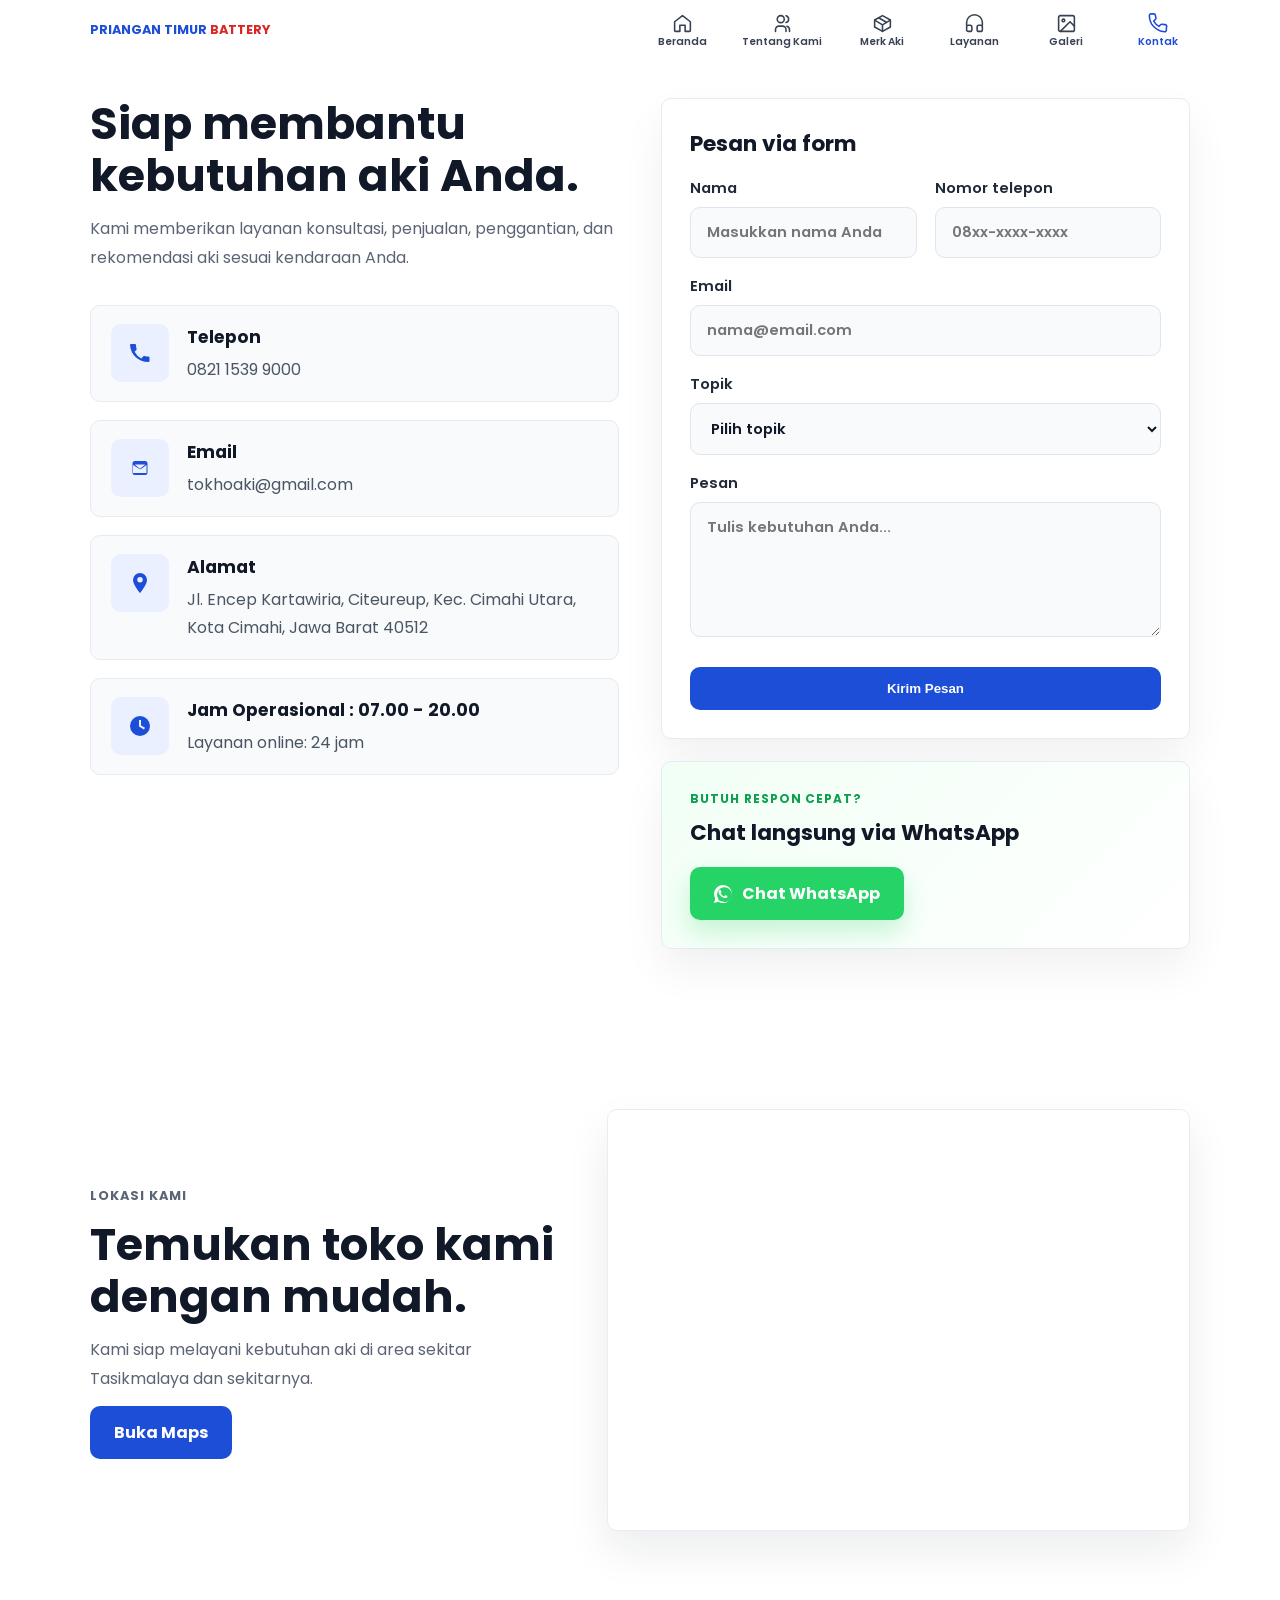
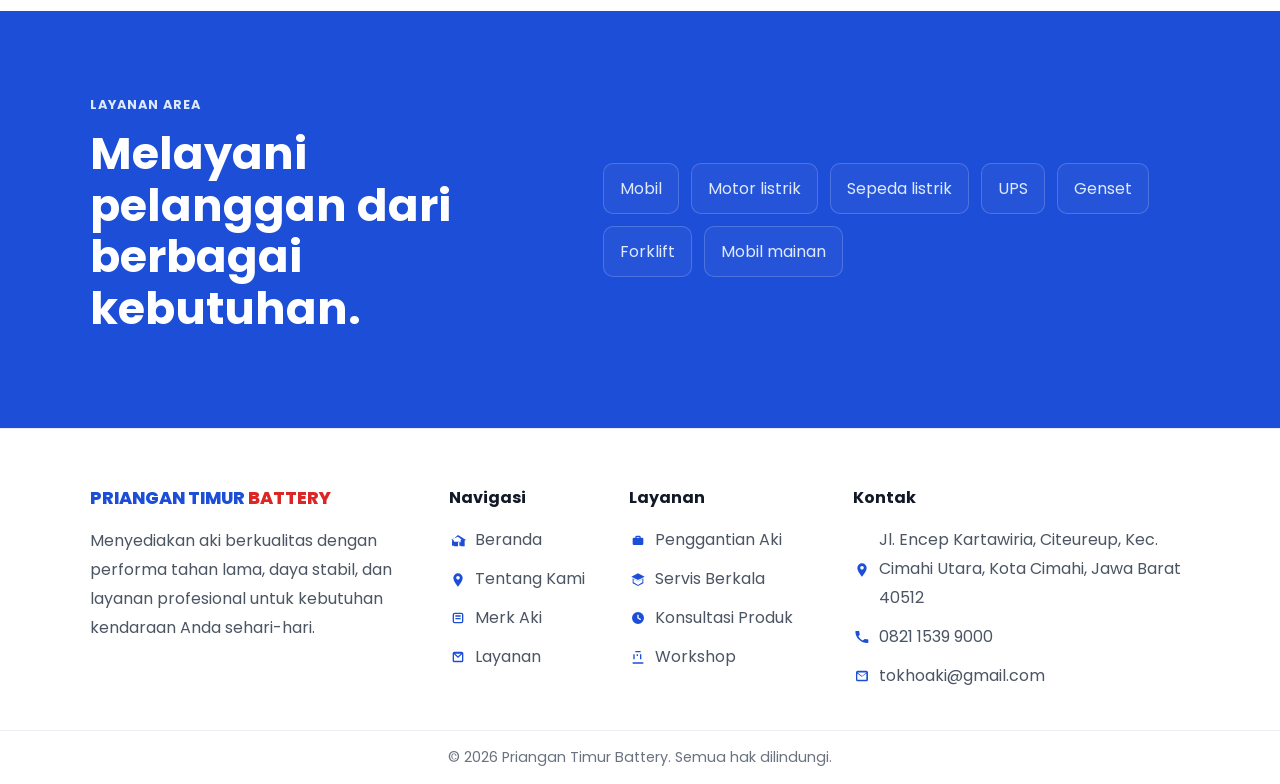
<file: kontak.html>
<!DOCTYPE html>
<html lang="id">

<head>
    <meta charset="UTF-8">
    <meta name="viewport" content="width=device-width, initial-scale=1.0">
    <meta name="description"
        content="Kontak Priangan Timur Battery untuk konsultasi aki, order produk, dan layanan penggantian aki.">
    <title>Kontak | Priangan Timur Battery</title>

    <link rel="preconnect" href="https://fonts.googleapis.com">
    <link rel="preconnect" href="https://fonts.gstatic.com" crossorigin>
    <link href="https://fonts.googleapis.com/css2?family=Poppins:wght@400;500;600;700;800&display=swap"
        rel="stylesheet">
    <link rel="stylesheet" href="css/style.css">
    <link rel="stylesheet" href="css/kontak.css">
    <link rel="stylesheet" href="responsive/kontak.css">
    <link rel="stylesheet" href="responsive/nav.css">
</head>

<body>
    <header class="navbar">
        <div class="container nav-inner">
            <div class="logo">
                <a href="index.html"><span>PRIANGAN TIMUR <span class="brand-red">BATTERY</span></span></a>
            </div>

            <button class="menu-toggle" type="button" aria-label="Buka menu" aria-controls="primary-navigation"
                aria-expanded="false">
                <span></span><span></span><span></span>
            </button>
            <nav class="menu" id="primary-navigation" aria-label="Main navigation">
                <a href="index.html" aria-label="Beranda" title="Beranda"><svg viewBox="0 0 24 24" aria-hidden="true"
                        focusable="false">
                        <path d="m3 10 9-7 9 7v10a1 1 0 0 1-1 1h-5v-7H9v7H4a1 1 0 0 1-1-1z" />
                    </svg><span>Beranda</span></a>
                <a href="tentang_kami.html" aria-label="Tentang Kami" title="Tentang Kami"><svg viewBox="0 0 24 24"
                        aria-hidden="true" focusable="false">
                        <path d="M16 21v-2a4 4 0 0 0-4-4H8a4 4 0 0 0-4 4v2" />
                        <circle cx="10" cy="7" r="4" />
                        <path d="M20 21v-2a4 4 0 0 0-3-3.87M16 3.13a4 4 0 0 1 0 7.75" /></svg><span>Tentang
                        Kami</span></a>
                <a href="merk_aki.html" aria-label="Merk Aki" title="Merk Aki"><svg viewBox="0 0 24 24"
                        aria-hidden="true" focusable="false">
                        <path d="m12 3 9 5v8l-9 5-9-5V8l9-5Z" />
                        <path d="m3.5 8.5 8.5 5 8.5-5M12 13.5V21M7.5 5.5l9 5" /></svg><span>Merk Aki</span></a>
                <a href="layanan.html" aria-label="Layanan" title="Layanan"><svg viewBox="0 0 24 24" aria-hidden="true"
                        focusable="false">
                        <path d="M3 14v-3a9 9 0 0 1 18 0v3" />
                        <path
                            d="M5 14h2a2 2 0 0 1 2 2v3a2 2 0 0 1-2 2H5a2 2 0 0 1-2-2v-3a2 2 0 0 1 2-2Zm12 0h2a2 2 0 0 1 2 2v3a2 2 0 0 1-2 2h-2a2 2 0 0 1-2-2v-3a2 2 0 0 1 2-2Z" />
                    </svg><span>Layanan</span></a>
                <a href="galeri.html" aria-label="Galeri" title="Galeri"><svg viewBox="0 0 24 24" aria-hidden="true"
                        focusable="false">
                        <rect x="3" y="3" width="18" height="18" rx="2" />
                        <circle cx="8.5" cy="8.5" r="1.5" />
                        <path d="m21 15-5-5L5 21" /></svg><span>Galeri</span></a>
                <a class="active" href="kontak.html" aria-label="Kontak" aria-current="page" title="Kontak"><svg
                        viewBox="0 0 24 24" aria-hidden="true" focusable="false">
                        <path
                            d="M21 16.5v3a2 2 0 0 1-2.2 2A19.8 19.8 0 0 1 10 18.4a19.5 19.5 0 0 1-6-6A19.8 19.8 0 0 1 1.5 3.2 2 2 0 0 1 3.5 1h3a2 2 0 0 1 2 1.7l.5 3a2 2 0 0 1-.6 1.7L6.5 9.3a16 16 0 0 0 6 6l1.9-1.9a2 2 0 0 1 1.7-.6l3 .5a2 2 0 0 1 1.9 3.2z" />
                    </svg><span>Kontak</span></a>
            </nav>
        </div>
    </header>

    <main>
        <section class="contact-section">
            <div class="container contact-grid">
                <div class="contact-info">
                    <h2>Siap membantu kebutuhan aki Anda.</h2>
                    <p class="lead">Kami memberikan layanan konsultasi, penjualan, penggantian, dan rekomendasi aki
                        sesuai kendaraan Anda.</p>

                    <div class="info-list">
                        <div class="info-item">
                            <div class="icon-box">
                                <svg viewBox="0 0 24 24" aria-hidden="true">
                                    <path
                                        d="M6.6 10.8a15.6 15.6 0 0 0 6.6 6.6l2.2-2.2a1.1 1.1 0 0 1 1.1-.3 12.4 12.4 0 0 0 3.9.6 1.1 1.1 0 0 1 1.1 1.1V20a1.1 1.1 0 0 1-1.1 1.1A18.1 18.1 0 0 1 2 4.1 1.1 1.1 0 0 1 3.1 3h3.8a1.1 1.1 0 0 1 1.1 1.1 12.4 12.4 0 0 0 .6 3.9 1.1 1.1 0 0 1-.3 1.1L6.6 10.8Z" />
                                </svg>
                            </div>
                            <div>
                                <h3>Telepon</h3>
                                <a href="tel:+6281234567890">0821 1539 9000</a>
                            </div>
                        </div>

                        <div class="info-item">
                            <div class="icon-box">
                                <svg viewBox="0 0 24 24" aria-hidden="true">
                                    <path
                                        d="M4.5 7.5A2.5 2.5 0 0 1 7 5h10a2.5 2.5 0 0 1 2.5 2.5v9A2.5 2.5 0 0 1 17 19H7a2.5 2.5 0 0 1-2.5-2.5v-9Zm2.2 1.1 5.3 4.1 5.3-4.1H6.7Zm11.8 8.4V8.9l-5.5 4.1a1.2 1.2 0 0 1-1.4 0L5 8.9v8.1h13.5Z" />
                                </svg>
                            </div>
                            <div>
                                <h3>Email</h3>
                                <a href="mailto:info@priangantimurbattery.com">tokhoaki@gmail.com</a>
                            </div>
                        </div>

                        <div class="info-item">
                            <div class="icon-box">
                                <svg viewBox="0 0 24 24" aria-hidden="true">
                                    <path
                                        d="M12 2a7 7 0 0 1 7 7c0 4.9-7 13-7 13S5 13.9 5 9a7 7 0 0 1 7-7Zm0 9.5A2.5 2.5 0 1 0 12 6a2.5 2.5 0 0 0 0 5.5Z" />
                                </svg>
                            </div>
                            <div>
                                <h3>Alamat</h3>
                                <p>Jl. Encep Kartawiria, Citeureup, Kec. Cimahi Utara, Kota Cimahi, Jawa Barat 40512</p>
                            </div>
                        </div>

                        <div class="info-item">
                            <div class="icon-box">
                                <svg viewBox="0 0 24 24" aria-hidden="true">
                                    <path
                                        d="M12 2a10 10 0 1 1 0 20 10 10 0 0 1 0-20Zm1 4h-2v6.5l5 2.9 1-1.7-4-2.3V6Z" />
                                </svg>
                            </div>
                            <div>
                                <h3>Jam Operasional : 07.00 - 20.00</h3>
                                <p>Layanan online: 24 jam</p>
                            </div>
                        </div>
                    </div>
                </div>

                <div class="contact-panel">
                    <div class="form-card">
                        <h3>Pesan via form</h3>
                        <form id="contact-form">
                            <div class="field-row two-col">
                                <label>
                                    <span>Nama</span>
                                    <input type="text" name="nama" placeholder="Masukkan nama Anda" required>
                                </label>
                                <label>
                                    <span>Nomor telepon</span>
                                    <input type="tel" name="telepon" placeholder="08xx-xxxx-xxxx" required>
                                </label>
                            </div>

                            <div class="field-row">
                                <label>
                                    <span>Email</span>
                                    <input type="email" name="email" placeholder="nama@email.com">
                                </label>
                            </div>

                            <div class="field-row">
                                <label>
                                    <span>Topik</span>
                                    <select name="topik" required>
                                        <option value="">Pilih topik</option>
                                        <option>Konsultasi aki</option>
                                        <option>Order produk</option>
                                        <option>Penggantian aki</option>
                                        <option>Layanan lain</option>
                                    </select>
                                </label>
                            </div>

                            <div class="field-row">
                                <label>
                                    <span>Pesan</span>
                                    <textarea name="pesan" rows="5" placeholder="Tulis kebutuhan Anda..."
                                        required></textarea>
                                </label>
                            </div>

                            <button type="submit" class="btn btn-primary">Kirim Pesan</button>
                        </form>
                    </div>

                    <div class="whatsapp-box">
                        <p class="mini-label">Butuh respon cepat?</p>
                        <h4>Chat langsung via WhatsApp</h4>
                        <a href="https://wa.me/6282115399000?text=Halo%20Priangan%20Timur%20Battery%2C%20saya%20ingin%20konsultasi%20mengenai%20aki."
                            target="_blank" rel="noopener" class="btn btn-whatsapp">
                            <svg viewBox="0 0 24 24" aria-hidden="true">
                                <path
                                    d="M20.52 3.48A11.86 11.86 0 0 0 12.08 0C5.5 0 .06 5.45.06 12.13c0 2.13.56 4.22 1.63 6.06L0 24l6.02-1.58a11.98 11.98 0 0 0 5.99 1.82h.01c6.58 0 11.96-5.45 11.96-12.13 0-3.25-1.27-6.31-3.46-8.63ZM12.08 22c-1.72 0-3.4-.46-4.87-1.33L6.5 21l-.9-2.92a9.92 9.92 0 0 1-1.5-5.08c0-5.45 4.44-9.87 9.9-9.87a9.86 9.86 0 0 1 9.88 9.87c0 5.43-4.44 9.87-9.88 9.87Zm5.44-7.41c-.3-.15-1.8-.89-2.08-.99-.27-.1-.47-.15-.67.15-.2.3-.77.99-.95 1.19-.18.2-.35.22-.65.08-.3-.15-1.27-.47-2.42-1.49-.9-.8-1.51-1.8-1.68-2.1-.18-.3-.02-.46.13-.61.14-.14.3-.35.45-.52.15-.17.2-.3.3-.5.1-.2.05-.38-.03-.53-.08-.15-.67-1.62-.92-2.22-.24-.58-.49-.5-.67-.51l-.57-.01c-.2 0-.53.08-.8.38-.27.3-1.02 1-1.02 2.43s1.05 2.82 1.2 3.02c.15.2 2.06 3.14 4.98 4.4.7.3 1.24.48 1.66.61.7.22 1.34.19 1.84.11.56-.08 1.8-.73 2.05-1.43.25-.7.25-1.31.18-1.43-.07-.13-.27-.2-.57-.35Z" />
                            </svg>
                            Chat WhatsApp
                        </a>
                    </div>
                </div>
            </div>
        </section>

        <section class="map-section">
            <div class="container map-wrap">
                <div class="map-copy">
                    <p class="section-kicker">Lokasi kami</p>
                    <h2>Temukan toko kami dengan mudah.</h2>
                    <p>Kami siap melayani kebutuhan aki di area sekitar Tasikmalaya dan sekitarnya.</p>
                    <a href="https://maps.app.goo.gl/CR7svt5HmqEcXDCZ9" target="_blank" rel="noopener"
                        class="btn btn-primary">Buka Maps</a>
                </div>

                <div class="map-box">
                    <iframe
                        src="https://www.google.com/maps/embed?pb=!1m17!1m12!1m3!1d3763.9969782904864!2d107.5271111!3d-7.017388899999999!2m3!1f0!2f0!3f0!3m2!1i1024!2i768!4f13.1!3m2!1m1!2zN8KwMDEnMDIuNiJTIDEwN8KwMzEnMzcuNiJF!5e1!3m2!1sid!2sid!4v1793710229128!5m2!1sid!2sid"
                        width="600" height="450" style="border:0;" allowfullscreen="" loading="lazy"
                        referrerpolicy="strict-origin-when-cross-origin"></iframe>
                </div>
            </div>
        </section>

        <section class="service-area">
            <div class="container area-box">
                <div>
                    <p class="section-kicker">Layanan area</p>
                    <h2>Melayani pelanggan dari berbagai kebutuhan.</h2>
                </div>
                <ul>
                    <li>Mobil</li>
                    <li>Motor listrik</li>
                    <li>Sepeda listrik</li>
                    <li>UPS</li>
                    <li>Genset</li>
                    <li>Forklift</li>
                    <li>Mobil mainan</li>
                </ul>
            </div>
        </section>
    </main>

    <footer class="site-footer">
        <div class="container footer-inner">
            <div class="footer-brand">
                <a href="index.html" class="footer-logo"><span>PRIANGAN TIMUR <span
                            class="brand-red">BATTERY</span></span></a>
                <p>
                    Menyediakan aki berkualitas dengan performa tahan lama, daya stabil, dan layanan profesional
                    untuk kebutuhan kendaraan Anda sehari-hari.
                </p>
            </div>

            <div class="footer-links">
                <h4>Navigasi</h4>
                <ul>
                    <li>
                        <span class="nav-icon" aria-hidden="true"><svg viewBox="0 0 24 24">
                                <path
                                    d="M12 3 3 11h3v9h6v-6h4v6h6v-9h3L12 3Zm0 2.8L17.7 10h-1.7v9h-2v-6h-8v6H3v-9H1.3L12 5.8Z" />
                            </svg></span>
                        <a href="index.html">Beranda</a>
                    </li>
                    <li>
                        <span class="nav-icon" aria-hidden="true"><svg viewBox="0 0 24 24">
                                <path
                                    d="M12 2a7 7 0 0 1 7 7c0 4.9-7 13-7 13S5 13.9 5 9a7 7 0 0 1 7-7Zm0 9.5A2.5 2.5 0 1 0 12 6a2.5 2.5 0 0 0 0 5.5Z" />
                            </svg></span>
                        <a href="tentang_kami.html">Tentang Kami</a>
                    </li>
                    <li>
                        <span class="nav-icon" aria-hidden="true"><svg viewBox="0 0 24 24">
                                <path
                                    d="M7 4h10a3 3 0 0 1 3 3v10a3 3 0 0 1-3 3H7a3 3 0 0 1-3-3V7a3 3 0 0 1 3-3Zm0 2a1 1 0 0 0-1 1v10a1 1 0 0 0 1 1h10a1 1 0 0 0 1-1V7a1 1 0 0 0-1-1H7Zm1 2h8v2H8V8Zm0 4h8v2H8v-2Z" />
                            </svg></span>
                        <a href="merk_aki.html">Merk Aki</a>
                    </li>
                    <li>
                        <span class="nav-icon" aria-hidden="true"><svg viewBox="0 0 24 24">
                                <path
                                    d="M4 6.5A2.5 2.5 0 0 1 6.5 4h11A2.5 2.5 0 0 1 20 6.5v11A2.5 2.5 0 0 1 17.5 20h-11A2.5 2.5 0 0 1 4 17.5v-11Zm2 1.3v9.4c0 .3.2.5.5.5h11c.3 0 .5-.2.5-.5V7.8L12 13.5 6 7.8Zm1.8-.7 4.2 3.8 4.2-3.8h-8.4Z" />
                            </svg></span>
                        <a href="layanan.html">Layanan</a>
                    </li>
                </ul>
            </div>

            <div class="footer-links">
                <h4>Layanan</h4>
                <ul>
                    <li>
                        <span class="nav-icon" aria-hidden="true"><svg viewBox="0 0 24 24">
                                <path
                                    d="M16 7h2a2 2 0 0 1 2 2v7a2 2 0 0 1-2 2H6a2 2 0 0 1-2-2V9a2 2 0 0 1 2-2h2V6a2 2 0 0 1 2-2h4a2 2 0 0 1 2 2v1Zm-2 0V6h-4v1h4Zm-6 5h8v2H8v-2Zm0 3h8v2H8v-2Z" />
                            </svg></span>
                        <a href="layanan.html#layanan">Penggantian Aki</a>
                    </li>
                    <li>
                        <span class="nav-icon" aria-hidden="true"><svg viewBox="0 0 24 24">
                                <path
                                    d="M12 2 2 7l10 5 10-5-10-5Zm-8 7.2v7.6L12 21l8-4.2V9.2L12 14 4 9.2Zm1.4 1.3 6.6 3.6 6.6-3.6v5L12 19.6 5.4 15.5v-5Z" />
                            </svg></span>
                        <a href="layanan.html#layanan">Servis Berkala</a>
                    </li>
                    <li>
                        <span class="nav-icon" aria-hidden="true"><svg viewBox="0 0 24 24">
                                <path d="M12 3a9 9 0 1 1 0 18 9 9 0 0 1 0-18Zm1 4h-2v5.5l4.5 2.7 1-1.7-3.5-2V7Z" />
                            </svg></span>
                        <a href="layanan.html#layanan">Konsultasi Produk</a>
                    </li>
                    <li>
                        <span class="nav-icon" aria-hidden="true"><svg viewBox="0 0 24 24">
                                <path
                                    d="M4 20h16v2H4v-2Zm1-4.5V8h2v7.5H5Zm5-5V8h2v2.5h-2Zm5 2.5V8h2v7.5h-2ZM8 5V3h8v2H8Z" />
                            </svg></span>
                        <a href="layanan.html#layanan">Workshop</a>
                    </li>
                </ul>
            </div>

            <div class="footer-contact">
                <h4>Kontak</h4>
                <ul>
                    <li>
                        <span class="contact-icon" aria-hidden="true">
                            <svg viewBox="0 0 24 24">
                                <path
                                    d="M12 2a7 7 0 0 1 7 7c0 4.9-7 13-7 13S5 13.9 5 9a7 7 0 0 1 7-7Zm0 9.5A2.5 2.5 0 1 0 12 6a2.5 2.5 0 0 0 0 5.5Z" />
                                </svg>
                        </span>
                        Jl. Encep Kartawiria, Citeureup, Kec. Cimahi Utara, Kota Cimahi, Jawa Barat 40512
                    </li>
                    <li>
                        <span class="contact-icon" aria-hidden="true">
                            <svg viewBox="0 0 24 24">
                                <path
                                    d="M6.6 10.8a15.6 15.6 0 0 0 6.6 6.6l2.2-2.2a1.1 1.1 0 0 1 1.1-.3 12.4 12.4 0 0 0 3.9.6 1.1 1.1 0 0 1 1.1 1.1V20a1.1 1.1 0 0 1-1.1 1.1A18.1 18.1 0 0 1 2 4.1 1.1 1.1 0 0 1 3.1 3h3.8a1.1 1.1 0 0 1 1.1 1.1 12.4 12.4 0 0 0 .6 3.9 1.1 1.1 0 0 1-.3 1.1L6.6 10.8Z" />
                                </svg>
                        </span>
                        0821 1539 9000
                    </li>
                    <li>
                        <span class="contact-icon" aria-hidden="true">
                            <svg viewBox="0 0 24 24">
                                <path
                                    d="M3 6.5A2.5 2.5 0 0 1 5.5 4h13A2.5 2.5 0 0 1 21 6.5v11a2.5 2.5 0 0 1-2.5 2.5h-13A2.5 2.5 0 0 1 3 17.5v-11Zm2.2.4 6.8 5.1 6.8-5.1H5.2Zm13.3 10.6V8.2l-6.2 4.7a1.1 1.1 0 0 1-1.3 0L5 8.2v9.3h13.5Z" />
                                </svg>
                        </span>
                        tokhoaki@gmail.com
                    </li>
                </ul>
            </div>
        </div>

        <div class="footer-bottom">
            <div class="container">
                <p>© 2026 Priangan Timur Battery. Semua hak dilindungi.</p>
            </div>
        </div>
    </footer>
    <script src="js/kontak.js"></script>
    <script src="js/nav.js" defer></script>
</body>

</html>
</file>
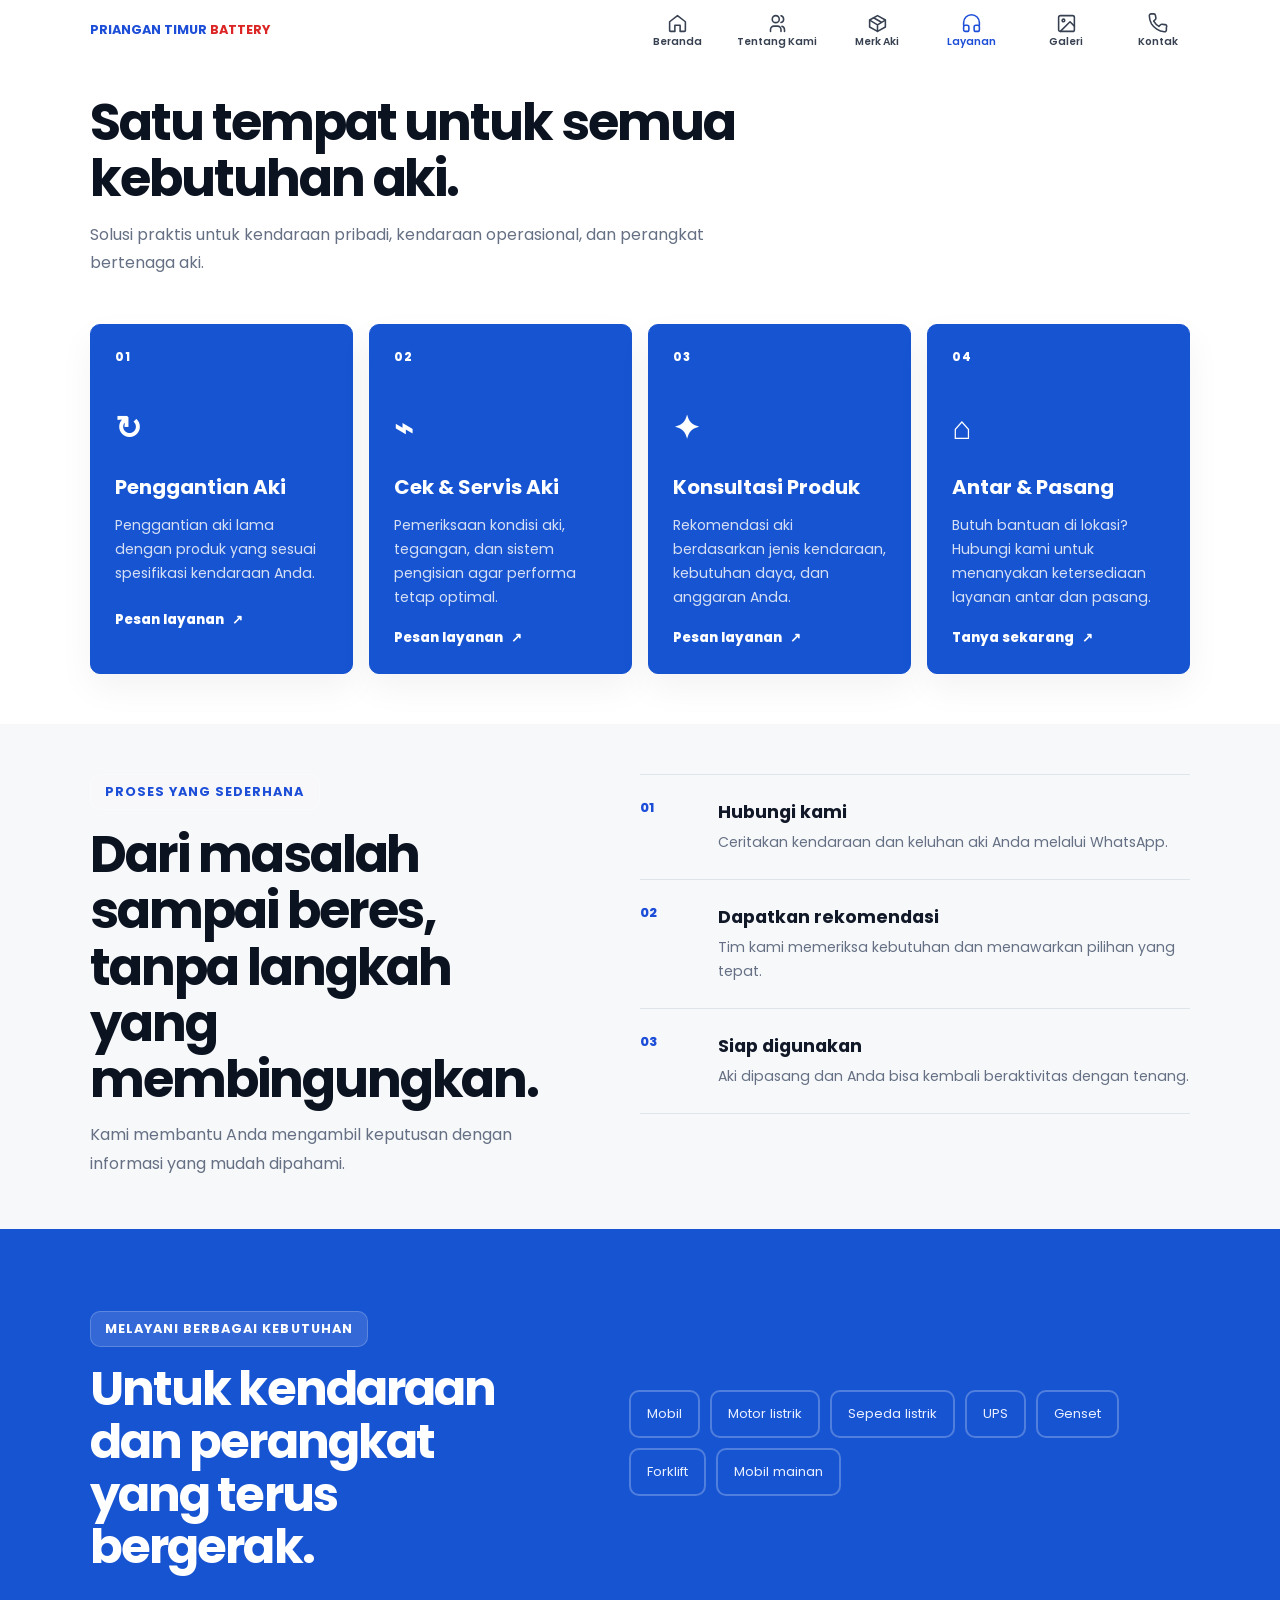
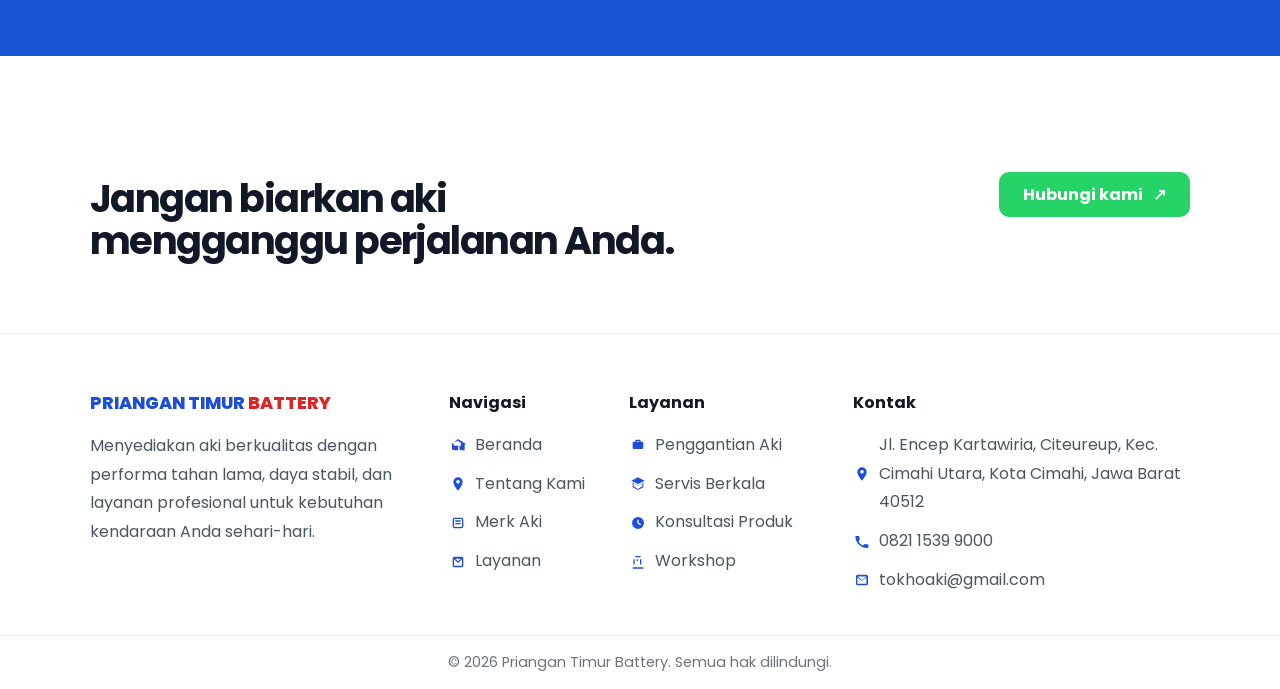
<file: layanan.html>
<!DOCTYPE html>
<html lang="id">

<head>
    <meta charset="UTF-8">
    <meta name="viewport" content="width=device-width, initial-scale=1.0">
    <meta name="description" content="Layanan penggantian, pemeriksaan, dan konsultasi aki Priangan Timur Battery.">
    <title>Layanan | Priangan Timur Battery</title>
    <link rel="preconnect" href="https://fonts.googleapis.com">
    <link rel="preconnect" href="https://fonts.gstatic.com" crossorigin>
    <link href="https://fonts.googleapis.com/css2?family=Poppins:wght@400;500;600;700;800&display=swap"
        rel="stylesheet">
    <link rel="stylesheet" href="css/style.css">
    <link rel="stylesheet" href="css/layanan.css">
    <link rel="stylesheet" href="responsive/layanan.css">
    <link rel="stylesheet" href="responsive/nav.css">
</head>

<body>
    <header class="navbar">
        <div class="container nav-inner">
            <div class="logo">
                <a href="index.html"><span>PRIANGAN TIMUR <span class="brand-red">BATTERY</span></span></a>
            </div>

            <button class="menu-toggle" type="button" aria-label="Buka menu" aria-controls="primary-navigation"
                aria-expanded="false">
                <span></span><span></span><span></span>
            </button>
            <nav class="menu" id="primary-navigation" aria-label="Main navigation">
                <a href="index.html" aria-label="Beranda" title="Beranda"><svg viewBox="0 0 24 24" aria-hidden="true" focusable="false"><path d="m3 10 9-7 9 7v10a1 1 0 0 1-1 1h-5v-7H9v7H4a1 1 0 0 1-1-1z"/></svg><span>Beranda</span></a>
                <a href="tentang_kami.html" aria-label="Tentang Kami" title="Tentang Kami"><svg viewBox="0 0 24 24" aria-hidden="true" focusable="false"><path d="M16 21v-2a4 4 0 0 0-4-4H8a4 4 0 0 0-4 4v2"/><circle cx="10" cy="7" r="4"/><path d="M20 21v-2a4 4 0 0 0-3-3.87M16 3.13a4 4 0 0 1 0 7.75"/></svg><span>Tentang Kami</span></a>
                <a href="merk_aki.html" aria-label="Merk Aki" title="Merk Aki"><svg viewBox="0 0 24 24" aria-hidden="true" focusable="false"><path d="m12 3 9 5v8l-9 5-9-5V8l9-5Z"/><path d="m3.5 8.5 8.5 5 8.5-5M12 13.5V21M7.5 5.5l9 5"/></svg><span>Merk Aki</span></a>
                <a class="active" href="layanan.html" aria-label="Layanan" aria-current="page" title="Layanan"><svg viewBox="0 0 24 24" aria-hidden="true" focusable="false"><path d="M3 14v-3a9 9 0 0 1 18 0v3"/><path d="M5 14h2a2 2 0 0 1 2 2v3a2 2 0 0 1-2 2H5a2 2 0 0 1-2-2v-3a2 2 0 0 1 2-2Zm12 0h2a2 2 0 0 1 2 2v3a2 2 0 0 1-2 2h-2a2 2 0 0 1-2-2v-3a2 2 0 0 1 2-2Z"/></svg><span>Layanan</span></a>
                <a href="galeri.html" aria-label="Galeri" title="Galeri"><svg viewBox="0 0 24 24" aria-hidden="true" focusable="false"><rect x="3" y="3" width="18" height="18" rx="2"/><circle cx="8.5" cy="8.5" r="1.5"/><path d="m21 15-5-5L5 21"/></svg><span>Galeri</span></a>
                <a href="kontak.html" aria-label="Kontak" title="Kontak"><svg viewBox="0 0 24 24" aria-hidden="true" focusable="false"><path d="M21 16.5v3a2 2 0 0 1-2.2 2A19.8 19.8 0 0 1 10 18.4a19.5 19.5 0 0 1-6-6A19.8 19.8 0 0 1 1.5 3.2 2 2 0 0 1 3.5 1h3a2 2 0 0 1 2 1.7l.5 3a2 2 0 0 1-.6 1.7L6.5 9.3a16 16 0 0 0 6 6l1.9-1.9a2 2 0 0 1 1.7-.6l3 .5a2 2 0 0 1 1.9 3.2z"/></svg><span>Kontak</span></a>
            </nav>
        </div>
    </header>

    <main>
        <section class="services-section" id="layanan">
            <div class="container">
                <div class="section-intro">
                    <h2>Satu tempat untuk semua kebutuhan aki.</h2>
                    <p>Solusi praktis untuk kendaraan pribadi, kendaraan operasional, dan perangkat bertenaga aki.</p>
                </div>
                <div class="service-grid-modern">
                    <article class="service-card-modern featured"><span class="service-number">01</span>
                        <div class="service-symbol">↻</div>
                        <h3>Penggantian Aki</h3>
                        <p>Penggantian aki lama dengan produk yang sesuai spesifikasi kendaraan Anda.</p><a
                            href="https://wa.me/6281234567890?text=Halo%2C%20saya%20ingin%20mengganti%20aki"
                            target="_blank" rel="noopener">Pesan layanan <span>↗</span></a>
                    </article>
                    <article class="service-card-modern featured"><span class="service-number">02</span>
                        <div class="service-symbol">⌁</div>
                        <h3>Cek & Servis Aki</h3>
                        <p>Pemeriksaan kondisi aki, tegangan, dan sistem pengisian agar performa tetap optimal.</p><a
                            href="https://wa.me/6281234567890?text=Halo%2C%20saya%20ingin%20cek%20kondisi%20aki"
                            target="_blank" rel="noopener">Pesan layanan <span>↗</span></a>
                    </article>
                    <article class="service-card-modern featured"><span class="service-number">03</span>
                        <div class="service-symbol">✦</div>
                        <h3>Konsultasi Produk</h3>
                        <p>Rekomendasi aki berdasarkan jenis kendaraan, kebutuhan daya, dan anggaran Anda.</p><a
                            href="https://wa.me/6281234567890?text=Halo%2C%20saya%20ingin%20konsultasi%20aki"
                            target="_blank" rel="noopener">Pesan layanan <span>↗</span></a>
                    </article>
                    <article class="service-card-modern featured"><span class="service-number">04</span>
                        <div class="service-symbol">⌂</div>
                        <h3>Antar & Pasang</h3>
                        <p>Butuh bantuan di lokasi? Hubungi kami untuk menanyakan ketersediaan layanan antar dan pasang.
                        </p><a href="https://wa.me/6281234567890" target="_blank" rel="noopener">Tanya sekarang
                            <span>↗</span></a>
                    </article>
                </div>
            </div>
        </section>

        <section class="process-section">
            <div class="container process-layout">
                <div>
                    <p class="eyebrow eyebrow-dark">Proses yang sederhana</p>
                    <h2>Dari masalah sampai beres, tanpa langkah yang membingungkan.</h2>
                    <p class="muted-copy">Kami membantu Anda mengambil keputusan dengan informasi yang mudah dipahami.
                    </p>
                </div>
                <div class="process-list">
                    <div class="process-item"><span>01</span>
                        <div>
                            <h3>Hubungi kami</h3>
                            <p>Ceritakan kendaraan dan keluhan aki Anda melalui WhatsApp.</p>
                        </div>
                    </div>
                    <div class="process-item"><span>02</span>
                        <div>
                            <h3>Dapatkan rekomendasi</h3>
                            <p>Tim kami memeriksa kebutuhan dan menawarkan pilihan yang tepat.</p>
                        </div>
                    </div>
                    <div class="process-item"><span>03</span>
                        <div>
                            <h3>Siap digunakan</h3>
                            <p>Aki dipasang dan Anda bisa kembali beraktivitas dengan tenang.</p>
                        </div>
                    </div>
                </div>
            </div>
        </section>

        <section class="coverage-section">
            <div class="container coverage-inner">
                <div>
                    <p class="eyebrow">Melayani berbagai kebutuhan</p>
                    <h2>Untuk kendaraan dan perangkat yang terus bergerak.</h2>
                </div>
                <div class="coverage-tags"><span>Mobil</span><span>Motor listrik</span><span>Sepeda
                        listrik</span><span>UPS</span><span>Genset</span><span>Forklift</span><span>Mobil mainan</span>
                </div>
            </div>
        </section>

        <section class="contact-cta" id="kontak">
            <div class="container contact-cta-inner">
                <div>
                    <p class="eyebrow">Butuh bantuan sekarang?</p>
                    <h2>Jangan biarkan aki mengganggu perjalanan Anda.</h2>
                </div><a class="btn btn-whatsapp" href="https://wa.me/6282115399000" target="_blank"
                    rel="noopener">Hubungi kami <span aria-hidden="true">↗</span></a>
            </div>
        </section>
    </main>

    <footer class="site-footer">
        <div class="container footer-inner">
            <div class="footer-brand">
                <a href="index.html" class="footer-logo"><span>PRIANGAN TIMUR <span
                            class="brand-red">BATTERY</span></span></a>
                <p>
                    Menyediakan aki berkualitas dengan performa tahan lama, daya stabil, dan layanan profesional
                    untuk kebutuhan kendaraan Anda sehari-hari.
                </p>
            </div>

            <div class="footer-links">
                <h4>Navigasi</h4>
                <ul>
                    <li><span class="nav-icon" aria-hidden="true"><svg viewBox="0 0 24 24">
                                <path
                                    d="M12 3 3 11h3v9h6v-6h4v6h6v-9h3L12 3Zm0 2.8L17.7 10h-1.7v9h-2v-6h-8v6H3v-9H1.3L12 5.8Z" />
                                </svg></span><a href="index.html">Beranda</a></li>
                    <li><span class="nav-icon" aria-hidden="true"><svg viewBox="0 0 24 24">
                                <path
                                    d="M12 2a7 7 0 0 1 7 7c0 4.9-7 13-7 13S5 13.9 5 9a7 7 0 0 1 7-7Zm0 9.5A2.5 2.5 0 1 0 12 6a2.5 2.5 0 0 0 0 5.5Z" />
                                </svg></span><a href="tentang_kami.html">Tentang Kami</a></li>
                    <li><span class="nav-icon" aria-hidden="true"><svg viewBox="0 0 24 24">
                                <path
                                    d="M7 4h10a3 3 0 0 1 3 3v10a3 3 0 0 1-3 3H7a3 3 0 0 1-3-3V7a3 3 0 0 1 3-3Zm0 2a1 1 0 0 0-1 1v10a1 1 0 0 0 1 1h10a1 1 0 0 0 1-1V7a1 1 0 0 0-1-1H7Zm1 2h8v2H8V8Zm0 4h8v2H8v-2Z" />
                                </svg></span><a href="merk_aki.html">Merk Aki</a></li>
                    <li><span class="nav-icon" aria-hidden="true"><svg viewBox="0 0 24 24">
                                <path
                                    d="M4 6.5A2.5 2.5 0 0 1 6.5 4h11A2.5 2.5 0 0 1 20 6.5v11A2.5 2.5 0 0 1 17.5 20h-11A2.5 2.5 0 0 1 4 17.5v-11Zm2 1.3v9.4c0 .3.2.5.5.5h11c.3 0 .5-.2.5-.5V7.8L12 13.5 6 7.8Zm1.8-.7 4.2 3.8 4.2-3.8h-8.4Z" />
                                </svg></span><a href="layanan.html">Layanan</a></li>
                </ul>
            </div>

            <div class="footer-links">
                <h4>Layanan</h4>
                <ul>
                    <li><span class="nav-icon" aria-hidden="true"><svg viewBox="0 0 24 24">
                                <path
                                    d="M16 7h2a2 2 0 0 1 2 2v7a2 2 0 0 1-2 2H6a2 2 0 0 1-2-2V9a2 2 0 0 1 2-2h2V6a2 2 0 0 1 2-2h4a2 2 0 0 1 2 2v1Zm-2 0V6h-4v1h4Zm-6 5h8v2H8v-2Zm0 3h8v2H8v-2Z" />
                                </svg></span><a href="#layanan">Penggantian Aki</a></li>
                    <li><span class="nav-icon" aria-hidden="true"><svg viewBox="0 0 24 24">
                                <path
                                    d="M12 2 2 7l10 5 10-5-10-5Zm-8 7.2v7.6L12 21l8-4.2V9.2L12 14 4 9.2Zm1.4 1.3 6.6 3.6 6.6-3.6v5L12 19.6 5.4 15.5v-5Z" />
                                </svg></span><a href="#layanan">Servis Berkala</a></li>
                    <li><span class="nav-icon" aria-hidden="true"><svg viewBox="0 0 24 24">
                                <path d="M12 3a9 9 0 1 1 0 18 9 9 0 0 1 0-18Zm1 4h-2v5.5l4.5 2.7 1-1.7-3.5-2V7Z" />
                                </svg></span><a href="#layanan">Konsultasi Produk</a></li>
                    <li><span class="nav-icon" aria-hidden="true"><svg viewBox="0 0 24 24">
                                <path
                                    d="M4 20h16v2H4v-2Zm1-4.5V8h2v7.5H5Zm5-5V8h2v2.5h-2Zm5 2.5V8h2v7.5h-2ZM8 5V3h8v2H8Z" />
                                </svg></span><a href="#layanan">Workshop</a></li>
                </ul>
            </div>

            <div class="footer-contact">
                <h4>Kontak</h4>
                <ul>
                    <li>
                        <span class="contact-icon" aria-hidden="true">
                            <svg viewBox="0 0 24 24">
                                <path
                                    d="M12 2a7 7 0 0 1 7 7c0 4.9-7 13-7 13S5 13.9 5 9a7 7 0 0 1 7-7Zm0 9.5A2.5 2.5 0 1 0 12 6a2.5 2.5 0 0 0 0 5.5Z" />
                                </svg>
                        </span>
                        Jl. Encep Kartawiria, Citeureup, Kec. Cimahi Utara, Kota Cimahi, Jawa Barat 40512
                    </li>
                    <li>
                        <span class="contact-icon" aria-hidden="true">
                            <svg viewBox="0 0 24 24">
                                <path
                                    d="M6.6 10.8a15.6 15.6 0 0 0 6.6 6.6l2.2-2.2a1.1 1.1 0 0 1 1.1-.3 12.4 12.4 0 0 0 3.9.6 1.1 1.1 0 0 1 1.1 1.1V20a1.1 1.1 0 0 1-1.1 1.1A18.1 18.1 0 0 1 2 4.1 1.1 1.1 0 0 1 3.1 3h3.8a1.1 1.1 0 0 1 1.1 1.1 12.4 12.4 0 0 0 .6 3.9 1.1 1.1 0 0 1-.3 1.1L6.6 10.8Z" />
                                </svg>
                        </span>
                        0821 1539 9000
                    </li>
                    <li>
                        <span class="contact-icon" aria-hidden="true">
                            <svg viewBox="0 0 24 24">
                                <path
                                    d="M3 6.5A2.5 2.5 0 0 1 5.5 4h13A2.5 2.5 0 0 1 21 6.5v11a2.5 2.5 0 0 1-2.5 2.5h-13A2.5 2.5 0 0 1 3 17.5v-11Zm2.2.4 6.8 5.1 6.8-5.1H5.2Zm13.3 10.6V8.2l-6.2 4.7a1.1 1.1 0 0 1-1.3 0L5 8.2v9.3h13.5Z" />
                                </svg>
                        </span>
                        tokhoaki@gmail.com
                    </li>
                </ul>
            </div>
        </div>

        <div class="footer-bottom">
            <div class="container">
                <p>© 2026 Priangan Timur Battery. Semua hak dilindungi.</p>
            </div>
        </div>
    </footer>
    <script src="js/nav.js" defer></script>
</body>

</html>
</file>
<file: css/style.css>
* {
    margin: 0;
    padding: 0;
    box-sizing: border-box;
}

body {
    font-family: 'Poppins', Arial, sans-serif;
    background: #f5f5f5;
    color: #111827;
}

.container {
    width: min(1100px, 90%);
    margin: 0 auto;
}

.navbar {
    position: sticky;
    top: 0px;
    margin: 0 auto -80px;
    z-index: 1000;
    background: white;
}

.nav-inner {
    display: flex;
    align-items: center;
    justify-content: space-between;
    min-height: 60px;
}

.logo {
    display: flex;
    align-items: center;
    font-weight: 700;
    color: #1f2937;
}

.logo a {
    text-decoration: none;
    color: #1d4ed8;
    font-size: 0.8rem;
}

.brand-red {
    color: #dc2626;
}

.menu {
    display: flex;
    align-items: center;
    gap: 28px;
}

.menu a {
    position: relative;
    display: inline-flex;
    flex-direction: column;
    align-items: center;
    justify-content: center;
    gap: 3px;
    min-width: 64px;
    min-height: 50px;
    text-decoration: none;
    color: #374151;
    font-weight: 600;
    transition: color 0.2s ease, transform 0.2s ease;
}

.menu a svg {
    width: 21px;
    height: 21px;
    fill: none;
    stroke: currentColor;
    stroke-linecap: round;
    stroke-linejoin: round;
    stroke-width: 1.8;
}

.menu a span {
    font-size: 0.65rem;
    line-height: 1;
    white-space: nowrap;
}

.menu a:hover {
    color: #1d4ed8;
}

.menu a.active {
    padding: 0px 10px;
    border-radius: 10px;
    color: #1d4ed8;
}

.menu a.active::after {
    position: absolute;
    right: 50%;
    bottom: 3px;
    width: 4px;
    height: 4px;
    border-radius: 10px;
    content: "";
    transform: translateX(50%);
}

.hero {
    min-height: 60vh;
    background: linear-gradient(rgba(0, 0, 0, 0.80), rgba(0, 0, 0, 0.35)), url('../img/hero.jpeg') center/cover no-repeat;
}

.hero-intro {
    padding: 1px 0px;
    background: #ffffff;
}

.hero-intro-inner {
    margin-top: -15%;
    display: flex;
    justify-content: center;
    align-items: center;
    gap: 40px;
    background: #ffffff;
    padding: 50px 0px;
    border-radius: 10px;
}

.hero-content {
    text-align: center;
}

.hero-content h1 {
    max-width: 100%;
    font-size: 2.5rem;
    line-height: 1.3;
    color: #111827;
    margin-bottom: 18px;
    letter-spacing: -0.04em;
}

.hero-content p {
    max-width: 80%;
    margin: 0 auto;
    font-size: 0.9rem;
    line-height: 1.8;
    color: #4b5563;
    margin-bottom: 28px;
}

.hero-actions {
    display: flex;
    align-items: center;
    justify-content: center;
    gap: 16px;
    margin-bottom: 30px;
}

.hero-actions span {
    font-size: 0.8rem;
}

.btn {
    display: inline-flex;
    align-items: center;
    justify-content: center;
    gap: 10px;
    padding: 10px 24px;
    border-radius: 10px;
    text-decoration: none;
    font-weight: 700;
    transition: 0.2s ease;
}

.btn svg {
    width: 18px;
    height: 18px;
    fill: currentColor;
    flex-shrink: 0;
}

.btn-primary {
    background: #1d4ed8;
    color: #ffffff;
}

.btn-whatsapp {
    background: #25d366;
    color: #ffffff;
}

.hero-stats {
    display: flex;
    align-items: center;
    justify-content: center;
    gap: 40px;
    flex-wrap: wrap;
}

.hero-stats div {
    display: flex;
    flex-direction: column;
    gap: 6px;
}

.hero-stats strong {
    font-size: 1.5rem;
    color: #111827;
}

.hero-stats span {
    color: #6b7280;
    font-size: 0.9rem;
}

.products {
    padding: 20px 0;
    background: #ffffff;
}

.section-heading {
    text-align: center;
    min-width: 100%;
    margin-bottom: 36px;
}

.section-heading h2 {
    font-size: 2.5rem;
    color: #111827;
    letter-spacing: -0.04em;
    line-height: 1.12;
}

.products .section-heading p {
    max-width: 560px;
    margin: 14px 0 0;
    color: #64748b;
    line-height: 1.75;
    font-size: 0.9rem;
}

.products .section-heading {
    max-width: 680px;
    text-align: left;
}

.product-grid {
    display: grid;
    grid-template-columns: repeat(4, minmax(0, 1fr));
    gap: 18px;
}

.product-card {
    border: 1px solid rgba(15, 23, 42, 0.08);
    border-radius: 0px;
    overflow: hidden;
    background: #ffffff;
    box-shadow: 0 12px 26px rgba(15, 23, 42, 0.05);
    transition: transform 0.25s ease, box-shadow 0.25s ease, border-color 0.25s ease;
}

.product-image-wrap {
    position: relative;
    height: 190px;
    overflow: hidden;
    background: #ece8e3;
}

.product-image-wrap::after {
    position: absolute;
    inset: 0;
    z-index: 1;
    background: linear-gradient(180deg, rgba(12, 18, 30, 0.16), transparent 45%, rgba(12, 18, 30, 0.12));
    content: '';
    pointer-events: none;
}

.product-image {
    width: 100%;
    height: 100%;
    object-fit: cover;
    display: block;
    transition: transform 0.35s ease;
}

.product-card:hover .product-image {
    transform: scale(1.07);
}

.product-tag {
    position: absolute;
    top: 14px;
    left: 14px;
    z-index: 2;
    display: inline-block;
    padding: 7px 11px;
    border-radius: 10px;
    border: 1px solid rgba(255, 255, 255, 0.24);
    background: rgba(13, 18, 28, 0.78);
    color: #ffffff;
    backdrop-filter: blur(8px);
    font-size: 0.72rem;
    font-weight: 800;
    letter-spacing: 0.06em;
    text-transform: uppercase;
}

.product-card > div:nth-child(2) {
    padding: 17px 17px 19px;
}

.product-index {
    display: block;
    margin-bottom: 9px;
    color: #b65235;
    font-size: 0.64rem;
    font-weight: 800;
    letter-spacing: 0.1em;
}

.product-card > div:nth-child(2) h3 {
    margin-bottom: 7px;
    color: #111827;
    font-size: 1.05rem;
    letter-spacing: -0.02em;
}

.product-card > div:nth-child(2) p {
    color: #64748b;
    font-size: 0.82rem;
    line-height: 1.65;
}

.product-action {
    display: flex;
    justify-content: center;
    align-items: center;
    gap: 16px;
    margin-top: 30px;
}

.product-action span {
    font-size: 0.8rem;
}

.services {
    padding: 80px 0;
    background: #ffffff;
}

.service-grid {
    display: grid;
    grid-template-columns: repeat(2, minmax(0, 1fr));
    gap: 24px;
}

.service-card {
    border: 1px solid rgba(148, 163, 184, 0.2);
    border-radius: 10px;
    padding: 28px 22px;
}

.service-icon {
    display: inline-flex;
    align-items: center;
    justify-content: center;
    width: 42px;
    height: 42px;
    margin-bottom: 20px;
    border-radius: 10px;
    background: #dbeafe;
    color: #1d4ed8;
    font-size: 0.82rem;
    font-weight: 800;
}

.service-icon.blue {
    background: #dbeafe;
    color: #1d4ed8;
}

.service-icon.yellow {
    background: #dbeafe;
    color: #1d4ed8;
}

.service-icon.red {
    background: #dbeafe;
    color: #1d4ed8;
}

.service-card h3 {
    margin-bottom: 10px;
    color: #111827;
    font-size: 1rem;
}

.service-card p {
    color: #4b5563;
    line-height: 1.7;
    font-size: 0.8rem;
}

.branch-showcase {
    padding: 20px 0 80px;
    background: #ffffff;
}

.branch-grid {
    display: grid;
    grid-template-columns: repeat(4, minmax(0, 1fr));
    gap: 18px;
    margin-top: 12px;
}

.branch-card {
    position: relative;
    display: block;
    border-radius: 10px;
    overflow: hidden;
    min-height: 180px;
    text-decoration: none;
    box-shadow: 0 12px 26px rgba(15, 23, 42, 0.08);
    transition: transform 0.2s ease, box-shadow 0.2s ease;
    background: #ffffff;
}

.branch-card img {
    width: 100%;
    height: 220px;
    display: block;
    object-fit: cover;
}

.branch-content {
    position: relative;
    z-index: 1;
    display: flex;
    flex-direction: column;
    gap: 8px;
    padding: 16px;
    background: #ffffff;
}

.branch-name {
    color: #111827;
    font-size: 0.8rem;
    font-weight: 700;
    margin-bottom: 10px;
}

.branch-actions {
    display: flex;
    gap: 10px;
}

.branch-maps,
.branch-whatsapp {
    display: inline-flex;
    align-items: center;
    justify-content: center;
    flex-direction: column;
    gap: 2px;
    flex: 1 1 0;
    min-width: 0;
    padding: 8px 12px;
    border-radius: 10px;
    border: 1px solid #dbe3ee;
    color: #1d4ed8;
    font-size: 0.72rem;
    font-weight: 600;
    text-decoration: none;
    text-align: center;
    white-space: nowrap;
}

.branch-maps {
    background: #eff6ff;
    font-size: 0;
}

.branch-maps::before {
    width: 18px;
    height: 18px;
    background-color: currentColor;
    content: "";
    mask: url("data:image/svg+xml,%3Csvg xmlns='http://www.w3.org/2000/svg' viewBox='0 0 24 24' fill='none' stroke='%23000' stroke-width='2' stroke-linecap='round' stroke-linejoin='round'%3E%3Cpath d='M20 10c0 5-8 12-8 12S4 15 4 10a8 8 0 1 1 16 0Z'/%3E%3Ccircle cx='12' cy='10' r='2.5'/%3E%3C/svg%3E") center / contain no-repeat;
}

.branch-maps::after,
.branch-whatsapp::after {
    font-size: 0.62rem;
    line-height: 1.2;
}

.branch-maps::after {
    content: "Google Maps";
}

.branch-whatsapp {
    background: rgba(37, 211, 102, 0.9);
    border-color: rgba(37, 211, 102, 0.7);
    color: #ffffff;
    font-size: 0;
}

.branch-whatsapp::after {
    content: "WhatsApp";
}

.branch-whatsapp svg {
    width: 18px;
    height: 18px;
    fill: currentColor;
}

.site-footer {
    background: #ffffff;
    border-top: 1px solid rgba(148, 163, 184, 0.2);
}

.footer-inner {
    display: grid;
    grid-template-columns: 1.6fr 0.8fr 1fr 1.5fr;
    padding: 56px 0 30px;
}

.footer-brand {
    max-width: 360px;
}

.footer-logo {
    display: inline-block;
    text-decoration: none;
    color: #1d4ed8;
    font-size: 1.1rem;
    font-weight: 800;
    margin-bottom: 16px;
}

.footer-brand p {
    color: #4b5563;
    line-height: 1.8;
}

.footer-links h4,
.footer-contact h4 {
    font-size: 1rem;
    color: #111827;
    margin-bottom: 16px;
}

.footer-links ul,
.footer-contact ul {
    list-style: none;
}

.footer-links li,
.footer-contact li {
    margin-bottom: 10px;
    color: #4b5563;
    line-height: 1.8;
    display: flex;
    align-items: center;
    gap: 8px;
}

.contact-icon,
.nav-icon {
    display: inline-flex;
    align-items: center;
    justify-content: center;
    width: 18px;
    height: 18px;
    flex-shrink: 0;
    color: #1d4ed8;
}

.contact-icon svg,
.nav-icon svg {
    width: 16px;
    height: 16px;
    fill: currentColor;
}

.footer-links a {
    color: #4b5563;
    text-decoration: none;
}

.footer-links a:hover {
    color: #1d4ed8;
}

.footer-bottom {
    border-top: 1px solid rgba(148, 163, 184, 0.2);
    padding: 16px 0;
    text-align: center;
    color: #6b7280;
    font-size: 0.9rem;
}

.section-kicker {
    margin-bottom: 10px;
    color: #0d6efd;
    font-size: 0.76rem;
    font-weight: 800;
    letter-spacing: 0.12em;
    text-transform: uppercase;
}

.section-heading>p:last-child {
    max-width: 620px;
    margin: 12px auto 0;
    color: #64748b;
    line-height: 1.7;
}

.products .section-heading>p:last-child {
    margin: 14px 0 0;
}

.advantages {
    padding: 100px 0;
    background: #ffffff;
}

.advantage-grid {
    display: grid;
    grid-template-columns: repeat(2, minmax(0, 1fr));
    gap: 18px;
}

.advantage-card {
    padding: 24px 20px;
    border: 1px solid #e2e8f0;
    border-radius: 10px;
    background: #ffffff;
}

.advantage-number {
    display: inline-flex;
    align-items: center;
    justify-content: center;
    width: 42px;
    height: 42px;
    margin-bottom: 20px;
    border-radius: 10px;
    background: #dbeafe;
    color: #1d4ed8;
    font-size: 0.82rem;
    font-weight: 800;
}

.advantage-card h3,
.process-card h3 {
    margin-bottom: 10px;
    color: #111827;
    font-size: 1.05rem;
}

.advantage-card p,
.process-card p {
    color: #64748b;
    font-size: 0.9rem;
    line-height: 1.7;
}

.coverage {
    padding: 74px 0;
    background: #1d4ed8;
    color: #ffffff;
}

.coverage-inner {
    display: grid;
    grid-template-columns: 1fr 1.2fr;
    align-items: center;
    gap: 60px;
}

.coverage .section-kicker {
    color: #bfdbfe;
}

.coverage h2 {
    max-width: 510px;
    font-size: clamp(1.8rem, 3vw, 2.6rem);
    line-height: 1.2;
}

.coverage-list {
    display: flex;
    flex-wrap: wrap;
    gap: 10px;
}

.coverage-list span {
    padding: 11px 15px;
    border: 1px solid rgba(255, 255, 255, 0.3);
    border-radius: 10px;
    background: rgba(255, 255, 255, 0.1);
    color: #ffffff;
    font-size: 0.85rem;
    font-weight: 600;
}

.process {
    padding: 80px 0;
    background: #ffffff;
}

.process-heading {
    max-width: 650px;
    margin-right: auto;
    margin-left: auto;
}

.process-grid {
    display: grid;
    grid-template-columns: repeat(3, minmax(0, 1fr));
    gap: 20px;
}

.process-card {
    padding: 24px 20px;
    border: 1px solid #e2e8f0;
    border-radius: 10px;
    background: #ffffff;
}

.process-card>span {
    display: inline-flex;
    align-items: center;
    justify-content: center;
    width: 42px;
    height: 42px;
    margin-bottom: 20px;
    border-radius: 10px;
    background: #dbeafe;
    color: #1d4ed8;
    font-size: 0.82rem;
    font-weight: 800;
}

.testimonials {
    padding: 86px 0;
    background: #ffffff;
}

.testimonial-grid {
    display: grid;
    grid-template-columns: repeat(3, minmax(0, 1fr));
    gap: 20px;
}

.testimonial-card {
    display: flex;
    flex-direction: column;
    justify-content: space-between;
    min-height: 220px;
    margin: 0;
    padding: 26px 22px;
    border: 1px solid #e2e8f0;
    border-radius: 10px;
    background: #ffffff;
}

.testimonial-card>p {
    color: #334155;
    line-height: 1.8;
}

.testimonial-card footer {
    display: flex;
    flex-direction: column;
    gap: 3px;
    margin-top: 22px;
}

.testimonial-card footer strong {
    color: #111827;
}

.testimonial-card footer span {
    color: #64748b;
    font-size: 0.8rem;
}

.faq {
    padding: 86px 0;
    background: #ffffff;
}

.faq-inner {
    display: grid;
    grid-template-columns: 0.8fr 1.2fr;
    gap: 70px;
}

.faq h2 {
    margin-bottom: 14px;
    color: #111827;
    font-size: clamp(1.9rem, 3vw, 2.6rem);
}

.faq-intro {
    color: #64748b;
    line-height: 1.8;
}

.faq-list {
    display: flex;
    flex-direction: column;
    gap: 10px;
}

.faq-list details {
    padding: 18px 20px;
    border: 1px solid #e2e8f0;
    border-radius: 10px;
    background: #f8fafc;
}

.faq-list summary {
    color: #111827;
    cursor: pointer;
    font-weight: 700;
}

.faq-list details p {
    padding-top: 12px;
    color: #64748b;
    line-height: 1.7;
}

.home-cta {
    padding: 70px 0;
    background: #ffffff;
}

.home-cta-inner {
    display: flex;
    align-items: center;
    justify-content: space-between;
    gap: 28px;
    padding: 38px 42px;
    border-radius: 10px;
    background: #eff6ff;
}

.home-cta h2 {
    max-width: 580px;
    color: #111827;
    font-size: clamp(1.7rem, 3vw, 2.4rem);
    line-height: 1.2;
}

.menu-toggle {
    display: none;
}
</file>
<file: css/kontak.css>
body {
    background: #f7f8fa;
}

.page-hero {
    position: relative;
    min-height: 320px;
    display: flex;
    align-items: center;
    background: linear-gradient(rgba(0, 0, 0, 0.72), rgba(0, 0, 0, 0.72)), url('../img/hero.jpeg') center/cover no-repeat;
}

.kontak-page-hero {
    padding: 40px 0;
}

.eyebrow {
    display: inline-block;
    margin-bottom: 16px;
    padding: 8px 14px;
    border: 1px solid rgba(255, 255, 255, 0.2);
    border-radius: 10px;
    background: rgba(255, 255, 255, 0.12);
    color: #fff;
    font-size: 0.78rem;
    letter-spacing: 0.08em;
    text-transform: uppercase;
    font-weight: 700;
}

.page-hero h1 {
    max-width: 760px;
    color: #fff;
    font-size: clamp(2.2rem, 4vw, 4rem);
    line-height: 1.1;
}

.section-kicker {
    display: inline-block;
    margin-bottom: 12px;
    color: #1d4ed8;
    font-weight: 700;
    letter-spacing: 0.08em;
    text-transform: uppercase;
    font-size: 0.8rem;
}

.contact-section {
    margin-top: 3%;
}

.contact-section,
.map-section,
.service-area {
    padding: 80px 0;
    background: #fff;
}

.contact-grid {
    display: grid;
    grid-template-columns: 1fr 1fr;
    gap: 42px;
    align-items: start;
}

.contact-info h2,
.map-copy h2,
.area-box h2 {
    margin-bottom: 14px;
    color: #111827;
    font-size: clamp(2rem, 4vw, 2.8rem);
    line-height: 1.15;
}

.lead,
.map-copy p,
.info-item p,
.area-box p {
    color: #5b6474;
    line-height: 1.8;
}

.info-list {
    margin-top: 32px;
    display: grid;
    gap: 18px;
}

.info-item {
    display: grid;
    grid-template-columns: 58px 1fr;
    gap: 18px;
    align-items: start;
    padding: 18px 20px;
    border: 1px solid #e6ebf1;
    border-radius: 10px;
    background: #f8fafc;
}

.icon-box {
    display: flex;
    align-items: center;
    justify-content: center;
    width: 58px;
    height: 58px;
    border-radius: 10px;
    background: #eaf0ff;
    color: #1d4ed8;
}

.icon-box svg {
    width: 24px;
    height: 24px;
    fill: currentColor;
}

.info-item h3 {
    margin-bottom: 6px;
    color: #111827;
    font-size: 1.08rem;
}

.info-item a,
.info-item p {
    margin: 0;
    color: #4b5563;
    text-decoration: none;
    line-height: 1.7;
}

.contact-panel {
    display: grid;
    gap: 22px;
}

.form-card,
.whatsapp-box {
    padding: 28px;
    border: 1px solid #e6ebf1;
    border-radius: 10px;
    background: #fff;
    box-shadow: 0 20px 44px rgba(15, 23, 42, 0.06);
}

.form-card h3,
.whatsapp-box h4 {
    margin-bottom: 18px;
    color: #111827;
    font-size: 1.35rem;
}

form {
    display: grid;
    gap: 18px;
}

.field-row {
    display: grid;
    gap: 18px;
}

.two-col {
    grid-template-columns: repeat(2, minmax(0, 1fr));
}

label {
    display: grid;
    gap: 8px;
    color: #1f2937;
    font-size: 0.92rem;
    font-weight: 600;
}

input,
select,
textarea {
    width: 100%;
    padding: 14px 16px;
    border: 1px solid #dfe5ec;
    border-radius: 10px;
    background: #f8fafc;
    color: #111827;
    font: inherit;
    transition: border-color 0.2s ease, box-shadow 0.2s ease;
}

input:focus,
select:focus,
textarea:focus {
    outline: none;
    border-color: #1d4ed8;
    box-shadow: 0 0 0 4px rgba(29, 78, 216, 0.08);
}

textarea {
    resize: vertical;
    min-height: 120px;
}

.whatsapp-box {
    background: linear-gradient(135deg, #f1fff5 0%, #ffffff 100%);
}

.mini-label {
    margin-bottom: 8px;
    color: #0f9f4f;
    font-size: 0.75rem;
    letter-spacing: 0.08em;
    text-transform: uppercase;
    font-weight: 700;
}

.btn {
    display: inline-flex;
    align-items: center;
    justify-content: center;
    gap: 10px;
    padding: 14px 24px;
    border: none;
    border-radius: 10px;
    text-decoration: none;
    font-weight: 700;
    cursor: pointer;
    transition: 0.2s ease;
}

.btn svg {
    width: 18px;
    height: 18px;
    fill: currentColor;
}

.btn-primary {
    margin-top: 12px;
    background: #1d4ed8;
    color: #fff;
}

.btn-primary:hover {
    background: #1e40af;
}

.btn-whatsapp {
    background: #25d366;
    color: #fff;
    box-shadow: 0 12px 24px rgba(37, 211, 102, 0.24);
}

.btn-whatsapp:hover {
    background: #1ebc5d;
}

.map-wrap {
    display: grid;
    grid-template-columns: 0.9fr 1.1fr;
    gap: 40px;
    align-items: center;
}

.map-box {
    overflow: hidden;
    border-radius: 10px;
    box-shadow: 0 20px 44px rgba(15, 23, 42, 0.08);
    border: 1px solid #e9edf3;
}

.map-box iframe {
    display: block;
    width: 100%;
    height: 420px;
    border: 0;
}

.service-area {
    background: #1d4ed8;
}

.service-area .section-kicker {
    color: #dbeafe;
}

.area-box {
    display: grid;
    grid-template-columns: 0.9fr 1.1fr;
    gap: 32px;
    align-items: center;
}

.area-box h2 {
    color: #fff;
}

.area-box ul {
    list-style: none;
    display: flex;
    flex-wrap: wrap;
    gap: 12px;
    margin: 0;
    padding: 0;
}

.area-box li {
    padding: 12px 16px;
    border: 1px solid rgba(255, 255, 255, 0.18);
    border-radius: 10px;
    color: #dfeafc;
    background: rgba(255, 255, 255, 0.04);
}
</file>
<file: responsive/kontak.css>
@media (max-width: 560px) {
    .contact-section {
        margin-top: 20%;
    }
    
    .contact-section,
    .map-section,
    .service-area {
        padding: 52px 0;
    }

    .contact-grid,
    .map-wrap,
    .area-box {
        grid-template-columns: minmax(0, 1fr);
        gap: 28px;
    }

    .contact-info h2,
    .map-copy h2,
    .area-box h2 {
        font-size: clamp(1.6rem, 7vw, 2.1rem);
    }

    .lead,
    .map-copy p,
    .area-box p {
        font-size: 0.95rem;
    }

    .info-list {
        gap: 12px;
        margin-top: 24px;
    }

    .info-item {
        grid-template-columns: 46px minmax(0, 1fr);
        gap: 12px;
        padding: 14px;
    }

    .icon-box {
        width: 46px;
        height: 46px;
    }

    .info-item h3 {
        font-size: 1rem;
    }

    .info-item a,
    .info-item p {
        overflow-wrap: anywhere;
        word-break: break-word;
        font-size: 0.9rem;
    }

    .contact-panel {
        gap: 16px;
    }

    .form-card,
    .whatsapp-box {
        padding: 22px 18px;
    }

    .form-card h3,
    .whatsapp-box h4 {
        font-size: 1.2rem;
    }

    .field-row,
    .two-col {
        grid-template-columns: minmax(0, 1fr);
        gap: 14px;
    }

    label {
        font-size: 0.9rem;
    }

    input,
    select,
    textarea {
        min-height: 48px;
        padding: 12px 14px;
        font-size: 16px;
    }

    textarea {
        min-height: 120px;
    }

    .btn-primary {
        margin-top: 12px;
    }

    form .btn,
    .whatsapp-box .btn,
    .map-copy .btn {
        width: 100%;
        min-height: 48px;
    }

    .whatsapp-box {
        text-align: center;
    }

    .map-wrap {
        align-items: stretch;
    }

    .map-box iframe {
        height: 300px;
    }

    .area-box {
        justify-items: center;
        text-align: center;
    }

    .area-box ul {
        justify-content: center;
        gap: 8px;
    }

    .area-box li {
        padding: 10px 12px;
        font-size: 0.85rem;
    }

    .footer-inner {
        grid-template-columns: repeat(2, minmax(0, 1fr));
        gap: 28px 16px;
        padding: 40px 0 24px;
        text-align: left;
    }

    .footer-brand,
    .footer-contact {
        grid-column: 1 / -1;
        min-width: 0;
        max-width: none;
    }

    .footer-brand {
        margin: 0;
    }

    .footer-brand p,
    .footer-links a,
    .footer-contact li,
    .footer-bottom p {
        font-size: 0.85rem;
    }

    .footer-links,
    .footer-contact {
        min-width: 0;
    }

    .footer-links h4,
    .footer-contact h4 {
        margin-bottom: 12px;
    }

    .footer-links li {
        align-items: flex-start;
        gap: 8px;
        overflow-wrap: anywhere;
        line-height: 1.6;
    }

    .footer-links .nav-icon {
        flex: 0 0 18px;
        margin-top: 0.15em;
    }

    .footer-links a {
        min-width: 0;
        overflow-wrap: anywhere;
    }

    .footer-contact li {
        display: grid;
        grid-template-columns: 18px minmax(0, 1fr);
        align-items: start;
        gap: 8px;
        overflow-wrap: anywhere;
        word-break: break-word;
        line-height: 1.6;
    }

    .footer-contact .contact-icon {
        margin-top: 0.15em;
    }

    .footer-bottom {
        padding: 16px 0;
        text-align: center;
    }
}
</file>
<file: responsive/nav.css>
@media (max-width: 900px) {
    body.menu-open {
        overflow: hidden;
    }

    body.menu-open::before {
        position: fixed;
        inset: 0;
        z-index: 999;
        background: rgba(15, 23, 42, 0.12);
        backdrop-filter: blur(2px);
        content: "";
    }

    .navbar {
        margin-bottom: -108px;
    }

    .nav-inner {
        position: relative;
        align-items: center;
        flex-direction: row;
        gap: 12px;
        padding: 1px 0;
    }

    .logo {
        min-width: 0;
    }

    .logo a {
        font-size: 0.9rem;
    }

    .menu-toggle {
        display: flex;
        flex: 0 0 44px;
        flex-direction: column;
        align-items: center;
        justify-content: center;
        gap: 5px;
        width: 44px;
        height: 44px;
        margin-left: auto;
        padding: 0;
        border: 0px solid #dbe3ee;
        border-radius: 10px;
        background: #ffffff;
        cursor: pointer;
    }

    .menu-toggle span {
        width: 20px;
        height: 2px;
        border-radius: 10px;
        background: #1f2937;
        transition: transform 0.2s ease, opacity 0.2s ease;
    }

    .menu-toggle[aria-expanded="true"] span:first-child {
        transform: translateY(7px) rotate(45deg);
    }

    .menu-toggle[aria-expanded="true"] span:nth-child(2) {
        opacity: 0;
    }

    .menu-toggle[aria-expanded="true"] span:last-child {
        transform: translateY(-7px) rotate(-45deg);
    }

    .menu {
        position: absolute;
        top: calc(100% - 2px);
        left: 50%;
        z-index: 10;
        display: flex;
        align-items: stretch;
        flex-direction: column;
        gap: 4px;
        max-height: 0;
        overflow: hidden;
        padding: 0 10px;
        border: 0 solid #e5e7eb;
        border-radius: 0;
        background: #ffffff;
        width: 100vw;
        opacity: 0;
        transform: translateX(-50%);
        visibility: hidden;
        transition: max-height 0.3s ease, opacity 0.2s ease, padding 0.3s ease, border-width 0.3s ease, transform 0.3s ease, visibility 0s linear 0.3s;
    }

    .menu.is-open {
        max-height: min(80vh, 420px);
        padding: 10px;
        border-width: 1px;
        opacity: 1;
        transform: translate(-50%, 0);
        visibility: visible;
        transition-delay: 0s;
    }

    .menu a,
    .menu a.active {
        flex-direction: row;
        justify-content: flex-start;
        min-width: 0;
        min-height: 40px;
        width: 100%;
        gap: 12px;
        padding: 0 12px;
        border-radius: 10px;
        transform: none;
    }

    .menu a span {
        font-size: clamp(0.85rem, 3vw, 0.95rem);
    }

    .menu a.active::after {
        display: none;
    }
}

@media (max-width: 768px) {
    .logo a {
        font-size: 0.72rem;
    }

    .menu {
        gap: 8px 12px;
    }

    .menu a {
        min-width: 52px;
    }

    .menu a span {
        font-size: 0.8rem;
    }
}

@media (max-width: 425px) {
    .logo {
        max-width: 62vw;
    }

    .logo a {
        font-size: 0.9rem;
        line-height: 1.2;
    }

    .menu-toggle {
        width: 40px;
        height: 40px;
    }
}

@media (max-width: 640px) {
    html {
        font-size: clamp(15px, calc(14px + 0.25vw), 16px);
    }

    .page-hero h1 {
        font-size: clamp(1.8rem, 7vw, 2.5rem);
    }
}

@media (prefers-reduced-motion: reduce) {
    .menu {
        transition: none;
    }
}
</file>
<file: css/layanan.css>
body {
    background: #f7f8fa;
}


.services-section {
    margin-top: 5%;
}

.page-hero {
    position: relative;
    min-height: 320px;
    display: flex;
    align-items: center;
    background: linear-gradient(rgba(0, 0, 0, .72), rgba(0, 0, 0, .72)), url('../img/hero.jpeg') center/cover no-repeat;
}

.layanan-page-hero {
    padding: 40px 0;
}

.eyebrow {
    display: inline-block;
    margin-bottom: 16px;
    padding: 8px 14px;
    border: 1px solid rgba(255, 255, 255, .2);
    border-radius: 10px;
    color: #fff;
    background: rgba(255, 255, 255, .12);
    font-size: .8rem;
    letter-spacing: .08em;
    text-transform: uppercase;
    font-weight: 700;
}

.page-hero h1 {
    max-width: 740px;
    color: #fff;
    font-size: clamp(2.2rem, 4vw, 4rem);
    line-height: 1.1;
}

.eyebrow-dark {
    color: #1d4ed8;
}

.services-section,
.process-section,
.faq-section {
    padding: 50px 0;
    background: #fff;
}

.section-intro {
    max-width: 680px;
    margin-bottom: 46px;
}

.section-intro h2,
.process-layout h2,
.faq-layout h2 {
    max-width: 680px;
    margin-bottom: 14px;
    color: #0b1220;
    font-size: clamp(2rem, 4vw, 3.35rem);
    line-height: 1.1;
    letter-spacing: -.04em;
}

.section-intro>p:last-child,
.muted-copy {
    color: #657084;
    line-height: 1.8;
}

.service-grid-modern {
    display: grid;
    grid-template-columns: repeat(4, minmax(0, 1fr));
    gap: 16px;
}

.service-card-modern {
    min-height: 330px;
    padding: 24px;
    border: 1px solid #e4e8ee;
    border-radius: 10px;
    background: #fff;
    box-shadow: 0 14px 35px rgba(15, 23, 42, .05);
    transition: transform .25s ease, box-shadow .25s ease;
}

.service-card-modern:hover {
    box-shadow: 0 20px 44px rgba(15, 23, 42, .12);
}

.service-card-modern.featured {
    color: #fff;
    background: #1754d1;
    border-color: #1754d1;
}

.service-number {
    display: block;
    color: #8a95a8;
    font-size: .72rem;
    font-weight: 800;
    letter-spacing: .1em;
}

.featured .service-number {
    color: white;
}

.service-symbol {
    margin: 38px 0 20px;
    color: #1d4ed8;
    font-size: 2rem;
    font-weight: 700;
}

.featured .service-symbol {
    color: white;
}

.service-card-modern h3 {
    margin-bottom: 12px;
    font-size: 1.25rem;
}

.service-card-modern p {
    min-height: 78px;
    color: #657084;
    font-size: .88rem;
    line-height: 1.7;
}

.featured p {
    color: #d6e0f4;
}

.service-card-modern a {
    display: inline-flex;
    gap: 8px;
    margin-top: 18px;
    color: #0b1220;
    text-decoration: none;
    font-size: .82rem;
    font-weight: 800;
}

.featured a {
    color: white;
}

.process-section {
    background: #f7f8fa;
}

.process-layout,
.faq-layout {
    display: grid;
    grid-template-columns: .9fr 1.1fr;
    gap: 100px;
    align-items: start;
}

.process-list {
    border-top: 1px solid #dfe4eb;
}

.process-item {
    display: grid;
    grid-template-columns: 54px 1fr;
    gap: 24px;
    padding: 24px 0;
    border-bottom: 1px solid #dfe4eb;
}

.process-item>span {
    color: #1d4ed8;
    font-size: .78rem;
    font-weight: 800;
}

.process-item h3 {
    margin-bottom: 6px;
    font-size: 1.1rem;
}

.process-item p {
    color: #657084;
    font-size: .88rem;
    line-height: 1.7;
}

.coverage-section {
    padding: 82px 0;
    color: #fff;
    background: #1754d1;
}

.coverage-inner {
    display: grid;
    grid-template-columns: .9fr 1.1fr;
    gap: 80px;
    align-items: center;
}

.coverage-section h2 {
    max-width: 540px;
    font-size: clamp(2rem, 4vw, 3rem);
    line-height: 1.1;
    letter-spacing: -.04em;
}

.coverage-tags {
    display: flex;
    flex-wrap: wrap;
    gap: 10px;
}

.coverage-tags span {
    padding: 12px 16px;
    border: 2px solid rgba(255, 255, 255, .25);
    border-radius: 10px;
    color: #e8efff;
    font-size: .82rem;
}

.faq-list details {
    border-top: 1px solid #dfe4eb;
}

.faq-list details:last-child {
    border-bottom: 1px solid #dfe4eb;
}

.faq-list summary {
    padding: 22px 0;
    cursor: pointer;
    list-style: none;
    color: #0b1220;
    font-weight: 700;
}

.faq-list summary::-webkit-details-marker {
    display: none;
}

.faq-list summary::after {
    float: right;
    color: #1d4ed8;
    content: "+";
    font-size: 1.3rem;
    font-weight: 400;
}

.faq-list details[open] summary::after {
    content: "−";
}

.faq-list details p {
    max-width: 600px;
    padding: 0 34px 22px 0;
    color: #657084;
    font-size: .9rem;
    line-height: 1.75;
}

.contact-cta {
    padding: 70px 0;
    color: #111827;
    background: #ffffff;
}

.contact-cta-inner {
    display: flex;
    justify-content: space-between;
    align-items: center;
    gap: 30px;
}

.contact-cta h2 {
    max-width: 620px;
    font-size: clamp(1.8rem, 3vw, 2.7rem);
    line-height: 1.1;
    letter-spacing: -.04em;
}
</file>
<file: responsive/layanan.css>
@media (max-width: 560px) {
    .services-section {
        margin-top: 20%;
    }

    .process-section,
    .faq-section {
        padding: 48px 0;
    }


    .section-intro {
        margin-bottom: 28px;
    }

    .section-intro h2,
    .process-layout h2,
    .faq-layout h2 {
        font-size: clamp(1.6rem, 7vw, 2.1rem);
    }

    .section-intro > p:last-child,
    .muted-copy {
        font-size: 0.95rem;
    }

    .service-grid-modern {
        grid-template-columns: minmax(0, 1fr);
        gap: 14px;
    }

    .service-card-modern {
        min-height: 0;
        padding: 22px;
    }

    .service-symbol {
        margin: 24px 0 16px;
    }

    .service-card-modern h3 {
        font-size: 1.15rem;
    }

    .service-card-modern p {
        min-height: 0;
        font-size: 0.95rem;
    }

    .service-card-modern a {
        min-height: 44px;
        align-items: center;
    }

    .process-layout,
    .faq-layout,
    .coverage-inner {
        grid-template-columns: minmax(0, 1fr);
        gap: 28px;
    }

    .eyebrow {
        margin-bottom: 12px;
        font-size: 0.75rem;
    }

    .process-item {
        grid-template-columns: 38px minmax(0, 1fr);
        gap: 14px;
        padding: 20px 0;
    }

    .process-item h3 {
        font-size: 1rem;
    }

    .process-item p {
        font-size: 0.9rem;
    }

    .coverage-section {
        padding: 52px 0;
    }

    .coverage-inner {
        text-align: center;
    }

    .coverage-section h2 {
        margin: 0 auto;
        font-size: clamp(1.7rem, 7vw, 2.2rem);
    }

    .coverage-tags {
        justify-content: center;
        gap: 8px;
    }

    .coverage-tags span {
        padding: 10px 12px;
        font-size: 0.8rem;
    }

    .faq-layout {
        gap: 20px;
    }

    .faq-list summary {
        display: flex;
        align-items: center;
        gap: 12px;
        padding: 18px 0;
        font-size: 0.95rem;
    }

    .faq-list summary::after {
        flex: 0 0 auto;
        margin-left: auto;
    }

    .faq-list details p {
        padding: 0 0 18px;
        font-size: 0.9rem;
    }

    .contact-cta {
        padding: 52px 0;
    }

    .contact-cta-inner {
        align-items: stretch;
        flex-direction: column;
        gap: 24px;
    }

    .contact-cta h2 {
        font-size: clamp(1.6rem, 7vw, 2.1rem);
    }

    .contact-cta-inner .btn {
        width: 100%;
        min-height: 48px;
    }

    .footer-inner {
        grid-template-columns: repeat(2, minmax(0, 1fr));
        gap: 28px 16px;
        padding: 40px 0 24px;
        text-align: left;
    }

    .footer-brand,
    .footer-contact {
        grid-column: 1 / -1;
        min-width: 0;
        max-width: none;
    }

    .footer-brand {
        margin: 0;
    }

    .footer-brand p,
    .footer-links a,
    .footer-contact li,
    .footer-bottom p {
        font-size: 0.85rem;
    }

    .footer-links,
    .footer-contact {
        min-width: 0;
    }

    .footer-links h4,
    .footer-contact h4 {
        margin-bottom: 12px;
    }

    .footer-links li {
        align-items: flex-start;
        gap: 8px;
        overflow-wrap: anywhere;
        line-height: 1.6;
    }

    .footer-links .nav-icon {
        flex: 0 0 18px;
        margin-top: 0.15em;
    }

    .footer-links a {
        min-width: 0;
        overflow-wrap: anywhere;
    }

    .footer-contact li {
        display: grid;
        grid-template-columns: 18px minmax(0, 1fr);
        align-items: start;
        gap: 8px;
        overflow-wrap: anywhere;
        word-break: break-word;
        line-height: 1.6;
    }

    .footer-contact .contact-icon {
        margin-top: 0.15em;
    }

    .footer-bottom {
        padding: 16px 0;
        text-align: center;
    }
}
</file>
